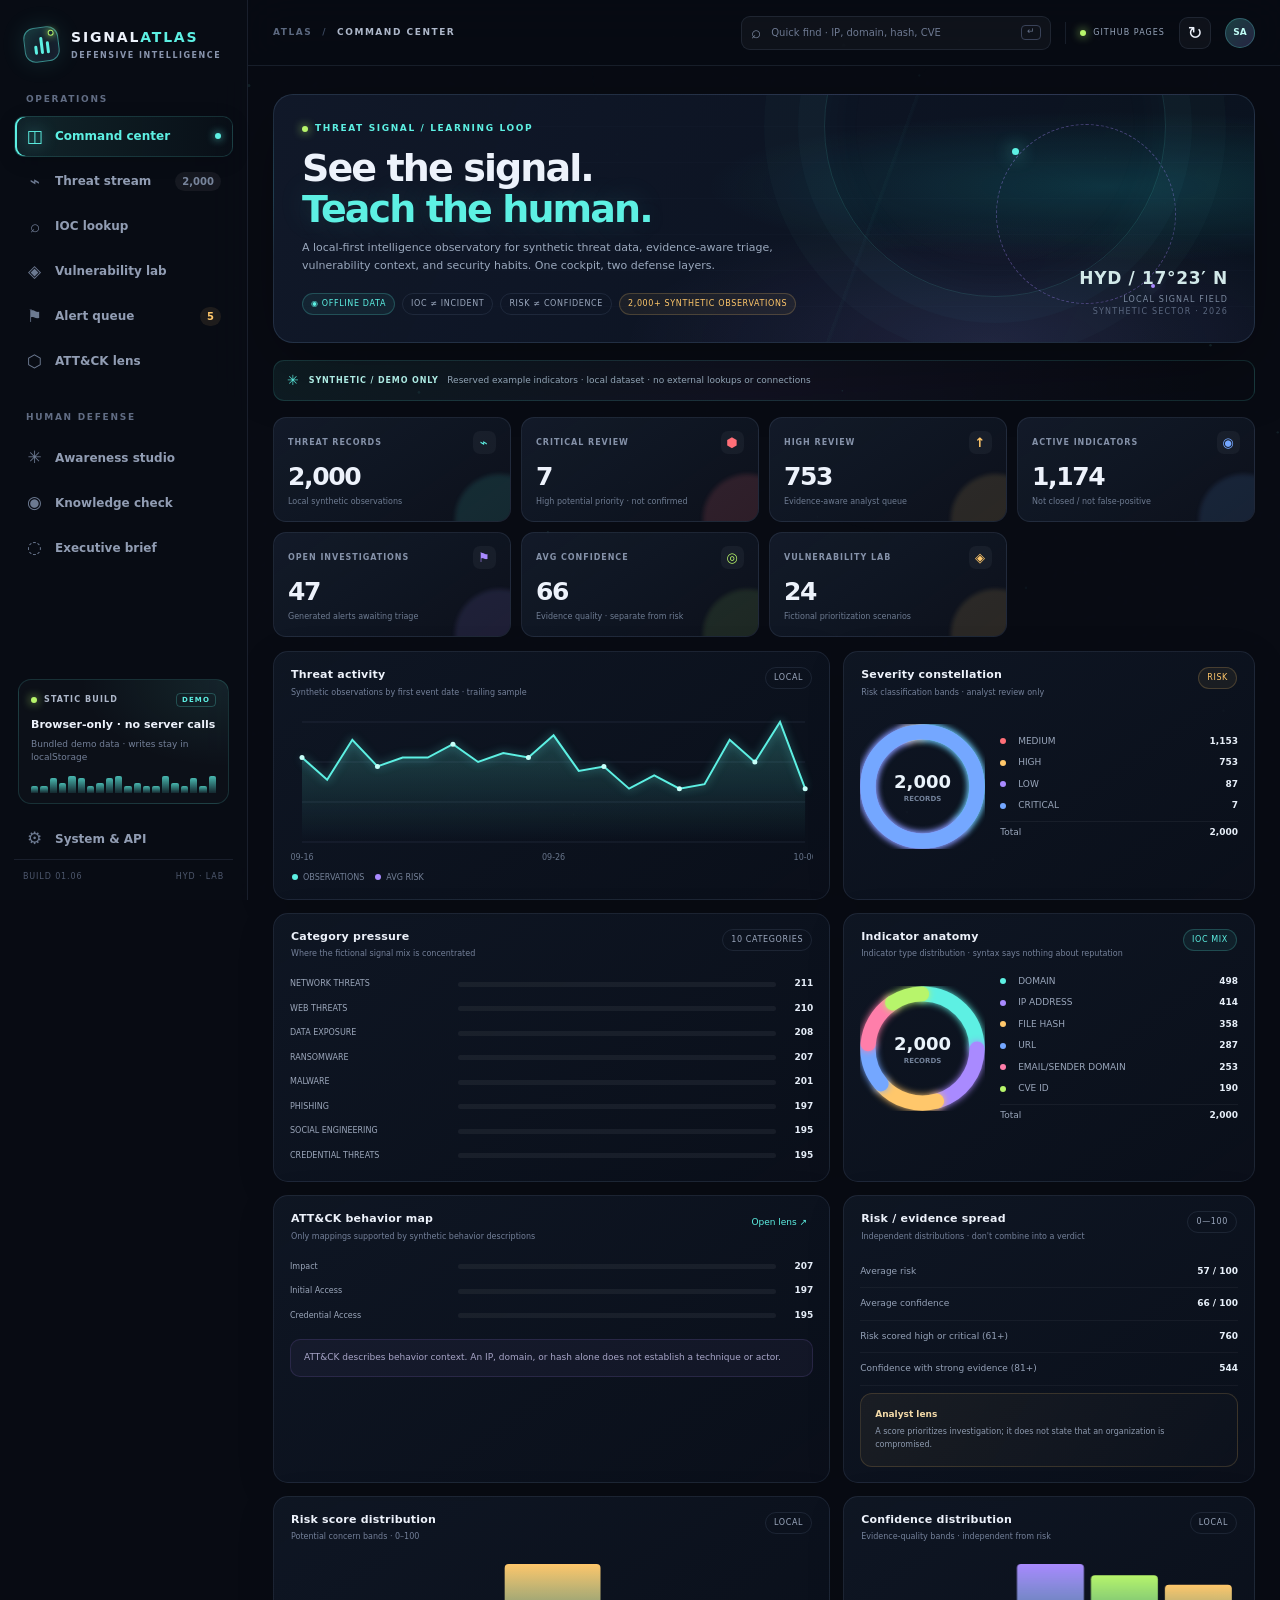
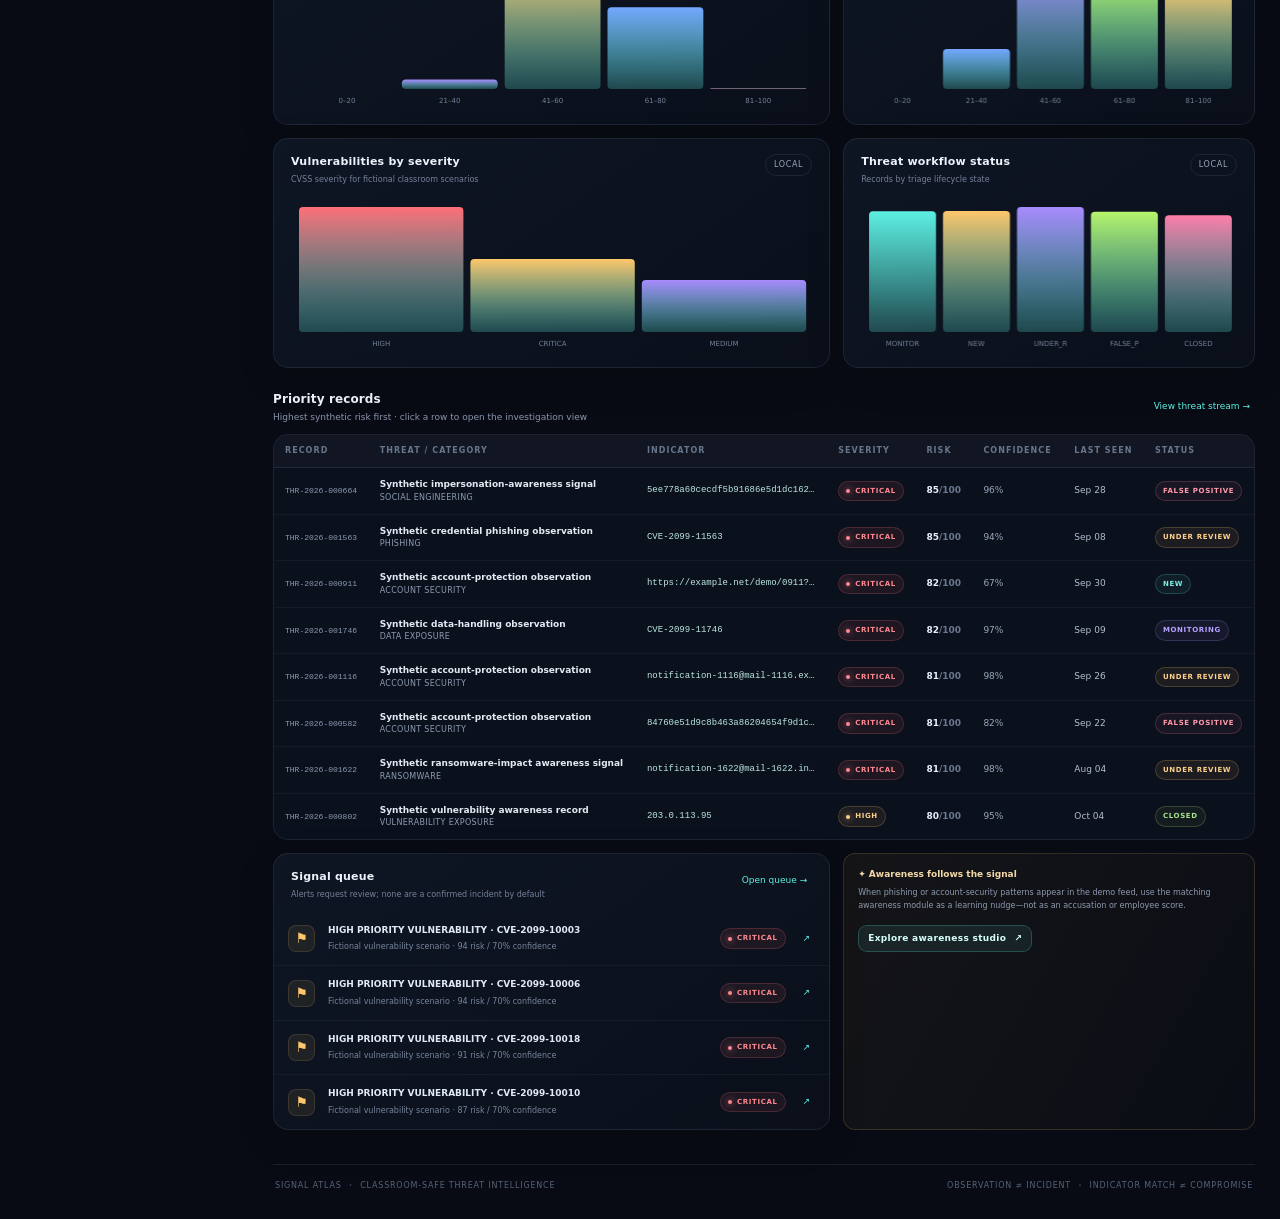
<file: docs/index.html>
<!doctype html>
<html lang="en" data-static-mode="true" data-base="./">
<head>
  <meta charset="utf-8">
  <meta name="viewport" content="width=device-width, initial-scale=1">
  <meta name="theme-color" content="#080b13">
  <meta name="description" content="Offline-first synthetic cyber threat intelligence and security awareness dashboard.">
  <title>Signal Atlas | Defensive Threat Intelligence</title>
  <link rel="stylesheet" href="./assets/styles.css">
</head>
<body>
  <canvas id="ambient-canvas" aria-hidden="true"></canvas>
  <div class="grain" aria-hidden="true"></div>
  <div class="app-shell">
    <aside class="sidebar">
      <a class="brand" href="#overview" aria-label="Signal Atlas home" data-view="overview">
        <span class="brand-glyph"><i></i><i></i><i></i><b></b></span>
        <span class="brand-copy"><strong>SIGNAL<span>ATLAS</span></strong><small>DEFENSIVE INTELLIGENCE</small></span>
      </a>
      <div class="side-caption">OPERATIONS</div>
      <nav class="primary-nav" aria-label="Primary navigation">
        <button class="nav-item active" data-view="overview"><span class="nav-icon">◫</span><span>Command center</span><span class="nav-live"></span></button>
        <button class="nav-item" data-view="threats"><span class="nav-icon">⌁</span><span>Threat stream</span><span class="nav-count" id="nav-threat-count">—</span></button>
        <button class="nav-item" data-view="ioc"><span class="nav-icon">⌕</span><span>IOC lookup</span></button>
        <button class="nav-item" data-view="vulnerabilities"><span class="nav-icon">◈</span><span>Vulnerability lab</span></button>
        <button class="nav-item" data-view="alerts"><span class="nav-icon">⚑</span><span>Alert queue</span><span class="nav-count alert-count" id="nav-alert-count">—</span></button>
        <button class="nav-item" data-view="attack"><span class="nav-icon">⬡</span><span>ATT&CK lens</span></button>
        <div class="side-caption side-caption-gap">HUMAN DEFENSE</div>
        <button class="nav-item" data-view="awareness"><span class="nav-icon">✳</span><span>Awareness studio</span></button>
        <button class="nav-item" data-view="quiz"><span class="nav-icon">◉</span><span>Knowledge check</span></button>
        <button class="nav-item" data-view="executive"><span class="nav-icon">◌</span><span>Executive brief</span></button>
      </nav>
      <div class="sidebar-spacer"></div>
      <div class="side-system-card">
        <div class="side-system-top"><span class="pulse-dot"></span><span>LOCAL SANDBOX</span><span class="demo-tag">DEMO</span></div>
        <div class="side-system-title">No outbound indicator traffic</div>
        <div class="side-system-caption">All records are synthetic · network lookups disabled</div>
        <div class="mini-spectrum"><i></i><i></i><i></i><i></i><i></i><i></i><i></i><i></i><i></i><i></i><i></i><i></i><i></i><i></i><i></i><i></i><i></i><i></i><i></i><i></i></div>
      </div>
      <button class="nav-item nav-settings" data-view="guide"><span class="nav-icon">⚙</span><span>System & API</span></button>
      <div class="sidebar-foot"><span>BUILD 01.06</span><span>HYD · LAB</span></div>
    </aside>

    <main class="main-shell">
      <header class="topbar">
        <div class="breadcrumb"><span class="crumb-root">ATLAS</span><span class="crumb-slash">/</span><span id="view-kicker">COMMAND CENTER</span></div>
        <div class="topbar-tools">
          <label class="quick-search"><span>⌕</span><input id="global-search" type="search" placeholder="Quick find · IP, domain, hash, CVE" autocomplete="off"><kbd>↵</kbd></label>
          <div class="top-divider"></div>
          <div class="connection-state"><span class="pulse-dot"></span><span>LOCAL FEED</span></div>
          <button class="icon-button refresh-button" id="refresh-button" title="Refresh local data" aria-label="Refresh local data">↻</button>
          <button class="avatar-button" data-view="guide" title="System & API settings">SA</button>
        </div>
      </header>
      <div class="content-wrap">
        <div id="view-root" aria-live="polite"></div>
        <footer class="page-footer"><span>Signal Atlas <b>·</b> classroom-safe threat intelligence</span><span>OBSERVATION ≠ INCIDENT <b>·</b> INDICATOR MATCH ≠ COMPROMISE</span></footer>
      </div>
    </main>
  </div>
  <div id="overlay" class="overlay" hidden>
    <div class="overlay-scrim" data-close-drawer></div>
    <aside id="detail-panel" class="detail-panel" role="dialog" aria-modal="true" aria-label="Threat investigation details"></aside>
  </div>
  <div id="toast-region" class="toast-region" aria-live="polite"></div>
  <script src="./assets/static-adapter.js" defer></script>
  <script src="./assets/app.js" defer></script>
</body>
</html>
</file>
<file: docs/assets/styles.css>
:root {
  --bg:#080b13; --bg2:#0d1220; --panel:rgba(16,22,36,.82); --panel-2:#111827; --line:rgba(151,174,214,.12);
  --line-bright:rgba(122,232,232,.22); --text:#edf2fb; --muted:#8995ad; --muted2:#59657c;
  --cyan:#5df0e3; --cyan2:#1ac7ce; --lime:#b7f56b; --violet:#a98aff; --pink:#ff7eaa;
  --amber:#ffc76b; --red:#ff6f78; --blue:#74a7ff; --radius:18px; --shadow:0 20px 70px rgba(0,0,0,.25);
  color-scheme:dark; font-synthesis:none; text-rendering:optimizeLegibility;
}
*{box-sizing:border-box} html{min-height:100%;scroll-behavior:smooth} body{margin:0;background:var(--bg);color:var(--text);font-family:Inter,ui-sans-serif,system-ui,-apple-system,BlinkMacSystemFont,"Segoe UI",sans-serif;font-size:14px;line-height:1.5;overflow-x:hidden}
button,input,select,textarea{font:inherit} button{color:inherit} a{color:inherit;text-decoration:none} ::selection{background:rgba(93,240,227,.27);color:white}
#ambient-canvas{position:fixed;inset:0;width:100%;height:100%;z-index:0;pointer-events:none;opacity:.55}.grain{position:fixed;inset:0;z-index:1;pointer-events:none;opacity:.08;background-image:url("data:image/svg+xml,%3Csvg viewBox='0 0 180 180' xmlns='http://www.w3.org/2000/svg'%3E%3Cfilter id='n'%3E%3CfeTurbulence type='fractalNoise' baseFrequency='.78' numOctaves='3' stitchTiles='stitch'/%3E%3C/filter%3E%3Crect width='100%25' height='100%25' filter='url(%23n)' opacity='.35'/%3E%3C/svg%3E");mix-blend-mode:soft-light}
.app-shell{position:relative;z-index:2;min-height:100vh}.sidebar{position:fixed;inset:0 auto 0 0;width:248px;padding:22px 14px 14px;background:rgba(9,13,22,.9);border-right:1px solid var(--line);backdrop-filter:blur(24px);display:flex;flex-direction:column;z-index:10}.brand{display:flex;align-items:center;gap:12px;padding:5px 10px 27px}.brand-glyph{width:35px;height:35px;position:relative;display:flex;align-items:flex-end;justify-content:center;gap:3px;padding:7px;border:1px solid rgba(93,240,227,.5);border-radius:11px;transform:rotate(-7deg);background:linear-gradient(140deg,rgba(93,240,227,.17),rgba(169,138,255,.08));box-shadow:0 0 25px rgba(93,240,227,.13),inset 0 0 12px rgba(93,240,227,.08)}.brand-glyph i{display:block;width:3px;border-radius:3px;background:var(--cyan);height:9px;animation:equalize 1.5s ease-in-out infinite alternate}.brand-glyph i:nth-child(2){height:17px;animation-delay:.2s}.brand-glyph i:nth-child(3){height:12px;animation-delay:.4s}.brand-glyph b{position:absolute;width:6px;height:6px;border:1px solid var(--lime);border-radius:50%;right:3px;top:3px;box-shadow:0 0 7px var(--lime)}@keyframes equalize{to{height:5px;opacity:.55}}.brand-copy strong{display:block;letter-spacing:.13em;font-size:14px;font-weight:850}.brand-copy strong span{color:var(--cyan)}.brand-copy small{display:block;margin-top:2px;font-size:8px;letter-spacing:.19em;color:var(--muted);font-weight:700}.side-caption{padding:0 12px;margin:4px 0 9px;font-size:9px;letter-spacing:.19em;font-weight:800;color:#616d84}.side-caption-gap{margin-top:25px}.primary-nav{display:flex;flex-direction:column;gap:4px}.nav-item{height:41px;width:100%;border:1px solid transparent;background:transparent;display:flex;align-items:center;gap:12px;text-align:left;padding:0 11px;border-radius:10px;color:#919db3;cursor:pointer;transition:.22s ease;position:relative;font-size:12px;font-weight:550}.nav-item:hover{background:rgba(255,255,255,.045);color:#eaf7fa;transform:translateX(2px)}.nav-item.active{color:var(--cyan);border-color:rgba(93,240,227,.14);background:linear-gradient(90deg,rgba(93,240,227,.105),rgba(93,240,227,.015));box-shadow:inset 2px 0 0 var(--cyan),0 4px 20px rgba(0,0,0,.12)}.nav-icon{font-size:17px;width:17px;text-align:center;line-height:1;color:#6c7a91}.active .nav-icon{color:var(--cyan);text-shadow:0 0 15px rgba(93,240,227,.8)}.nav-count{margin-left:auto;font-size:10px;color:#78859c;background:rgba(255,255,255,.055);padding:2px 7px;border-radius:99px;font-variant-numeric:tabular-nums}.alert-count{color:var(--amber);background:rgba(255,199,107,.09)}.nav-live{margin-left:auto;width:6px;height:6px;border-radius:50%;background:var(--cyan);box-shadow:0 0 9px var(--cyan);animation:blink 1.7s infinite}.side-system-card{margin:14px 4px 9px;padding:13px 12px 10px;border:1px solid rgba(93,240,227,.15);border-radius:13px;background:radial-gradient(ellipse at 100% 0%,rgba(93,240,227,.09),transparent 50%),rgba(255,255,255,.018);overflow:hidden}.side-system-top{display:flex;align-items:center;gap:7px;font-size:8px;letter-spacing:.14em;color:#adb7c9;font-weight:800}.pulse-dot{width:6px;height:6px;border-radius:50%;background:var(--lime);box-shadow:0 0 10px var(--lime);animation:blink 2s infinite}.demo-tag{margin-left:auto;color:var(--cyan);border:1px solid rgba(93,240,227,.24);border-radius:4px;padding:1px 5px;font-size:7px}.side-system-title{margin-top:10px;font-size:11px;font-weight:700}.side-system-caption{margin-top:4px;color:#738098;font-size:9px;line-height:1.45}.mini-spectrum{height:18px;display:flex;align-items:flex-end;gap:2px;margin-top:11px;opacity:.75}.mini-spectrum i{display:block;flex:1;height:var(--h,40%);border-radius:2px 2px 0 0;background:linear-gradient(0deg,rgba(93,240,227,.15),var(--cyan));animation:spectrum 1.8s ease-in-out infinite alternate;animation-delay:var(--d,0s)}.mini-spectrum i:nth-child(3n){--h:85%;--d:.2s}.mini-spectrum i:nth-child(4n){--h:55%;--d:.5s}.mini-spectrum i:nth-child(5n){--h:95%;--d:.8s}@keyframes spectrum{to{height:18%;opacity:.5}}.nav-settings{margin-top:5px}.sidebar-foot{display:flex;justify-content:space-between;padding:11px 9px 3px;color:#4e596e;font-size:8px;letter-spacing:.11em;border-top:1px solid var(--line)}.sidebar-spacer{flex:1}
.main-shell{margin-left:248px;min-height:100vh;position:relative}.topbar{height:66px;position:sticky;top:0;z-index:8;border-bottom:1px solid var(--line);background:rgba(8,11,19,.74);backdrop-filter:blur(22px);display:flex;justify-content:space-between;align-items:center;padding:0 34px}.breadcrumb{display:flex;align-items:center;gap:10px;font-size:9px;letter-spacing:.17em;color:#aeb8ca;font-weight:800}.crumb-root{color:#5b687f}.crumb-slash{color:#3c4960}.topbar-tools{display:flex;align-items:center;gap:14px}.quick-search{width:min(310px,30vw);height:34px;display:flex;align-items:center;gap:8px;border:1px solid var(--line);background:rgba(255,255,255,.035);border-radius:9px;padding:0 9px;color:#78849b;transition:.2s}.quick-search:focus-within{border-color:rgba(93,240,227,.45);box-shadow:0 0 0 3px rgba(93,240,227,.05)}.quick-search>span{font-size:17px}.quick-search input{background:transparent;border:0;outline:0;color:var(--text);width:100%;font-size:10px}.quick-search input::placeholder{color:#6d7890}.quick-search kbd{font-size:9px;color:#66728a;border:1px solid #394258;border-radius:4px;padding:0 5px;white-space:nowrap}.top-divider{height:22px;width:1px;background:var(--line)}.connection-state{display:flex;align-items:center;gap:7px;font-size:8px;letter-spacing:.13em;color:#95a3b8;white-space:nowrap}.icon-button,.avatar-button{border:1px solid var(--line);background:rgba(255,255,255,.035);cursor:pointer;transition:.2s}.icon-button:hover,.avatar-button:hover{border-color:var(--cyan);color:var(--cyan);box-shadow:0 0 14px rgba(93,240,227,.13)}.icon-button{width:32px;height:32px;border-radius:9px;font-size:18px}.refresh-button.spinning{animation:spin .8s linear infinite}@keyframes spin{to{transform:rotate(360deg)}}.avatar-button{width:30px;height:30px;border-radius:50%;font-size:9px;font-weight:800;background:linear-gradient(135deg,rgba(93,240,227,.23),rgba(169,138,255,.2));border-color:rgba(93,240,227,.25);color:#bffbf4}.content-wrap{max-width:1800px;margin:0 auto;padding:28px 34px 20px}.page-footer{display:flex;justify-content:space-between;gap:14px;color:#56637a;font-size:8px;letter-spacing:.1em;text-transform:uppercase;margin-top:34px;padding:15px 2px 7px;border-top:1px solid var(--line)}.page-footer b{color:#354158;margin:0 4px}
.view-enter{animation:enter .42s cubic-bezier(.2,.8,.2,1) both}@keyframes enter{from{opacity:0;transform:translateY(8px)}to{opacity:1;transform:translateY(0)}}.eyebrow{font-size:9px;color:var(--cyan);letter-spacing:.18em;font-weight:850;text-transform:uppercase}.page-head{display:flex;justify-content:space-between;align-items:flex-end;gap:18px;margin-bottom:20px}.page-title{font-size:clamp(24px,3vw,34px);letter-spacing:-.045em;margin:5px 0 4px;font-weight:720;line-height:1.13}.page-subtitle{color:var(--muted);margin:0;font-size:12px;max-width:720px}.head-actions{display:flex;align-items:center;gap:8px;flex-wrap:wrap}.button{display:inline-flex;align-items:center;justify-content:center;gap:8px;border:1px solid rgba(93,240,227,.22);border-radius:9px;background:rgba(93,240,227,.08);color:#d7fffb;padding:9px 13px;font-size:10px;font-weight:750;letter-spacing:.035em;cursor:pointer;transition:transform .2s,border-color .2s,background .2s;white-space:nowrap}.button:hover{transform:translateY(-2px);border-color:rgba(93,240,227,.55);background:rgba(93,240,227,.14);box-shadow:0 8px 25px rgba(93,240,227,.08)}.button.secondary{border-color:var(--line);background:rgba(255,255,255,.035);color:#b7c1d1}.button.ghost{border-color:transparent;background:transparent;color:var(--muted)}.button.danger{border-color:rgba(255,111,120,.25);background:rgba(255,111,120,.08);color:#ffb6bb}.button.small{padding:6px 9px;font-size:9px}.button:disabled{opacity:.45;cursor:not-allowed;transform:none}.label-chip,.pill{display:inline-flex;align-items:center;gap:5px;border:1px solid var(--line);border-radius:999px;padding:4px 8px;color:#9ba8be;font-size:8px;letter-spacing:.08em;text-transform:uppercase;white-space:nowrap}.label-chip.cyan{color:var(--cyan);border-color:rgba(93,240,227,.21);background:rgba(93,240,227,.06)}.label-chip.amber{color:var(--amber);border-color:rgba(255,199,107,.2);background:rgba(255,199,107,.06)}.synthetic-banner{display:flex;align-items:center;gap:10px;background:linear-gradient(90deg,rgba(93,240,227,.08),rgba(169,138,255,.06),transparent);border:1px solid rgba(93,240,227,.14);border-radius:11px;padding:9px 13px;color:#9eb2c4;font-size:9px;margin-bottom:16px}.synthetic-banner strong{color:#bdfff7;letter-spacing:.11em;font-size:8px}.synthetic-banner .banner-mark{font-size:14px;color:var(--cyan)}
.hero-panel{position:relative;min-height:213px;padding:27px 28px;border:1px solid rgba(128,172,215,.17);border-radius:20px;overflow:hidden;background:radial-gradient(ellipse at 85% 37%,rgba(26,199,206,.18),transparent 34%),radial-gradient(ellipse at 73% 100%,rgba(169,138,255,.12),transparent 36%),linear-gradient(115deg,rgba(17,25,42,.97),rgba(11,19,32,.89));box-shadow:var(--shadow);margin-bottom:17px}.hero-panel:before{content:"";position:absolute;inset:0;background:linear-gradient(110deg,transparent 0 60%,rgba(93,240,227,.025) 60% 60.2%,transparent 60.5%),repeating-linear-gradient(0deg,transparent,transparent 35px,rgba(168,193,224,.035) 36px);mask-image:linear-gradient(90deg,transparent,black 30%,black)}.hero-panel:after{content:"";position:absolute;top:-140px;right:9%;width:340px;height:340px;border:1px solid rgba(93,240,227,.14);border-radius:50%;box-shadow:0 0 0 26px rgba(93,240,227,.025),0 0 0 60px rgba(93,240,227,.018),inset 0 0 48px rgba(93,240,227,.04);animation:orbit 22s linear infinite}.hero-orbit{position:absolute;right:8%;top:29px;width:180px;height:180px;border:1px dashed rgba(169,138,255,.36);border-radius:50%;animation:orbit 28s linear infinite reverse;z-index:1}.hero-orbit:before,.hero-orbit:after{content:"";position:absolute;border-radius:50%;width:7px;height:7px;background:var(--cyan);box-shadow:0 0 17px var(--cyan);top:23px;left:15px}.hero-orbit:after{width:4px;height:4px;background:var(--violet);box-shadow:0 0 14px var(--violet);top:auto;left:auto;right:20px;bottom:15px}.hero-content{position:relative;z-index:2;max-width:700px}.hero-content .eyebrow{display:flex;align-items:center;gap:7px}.hero-content h1{margin:12px 0 8px;font-weight:680;font-size:clamp(25px,3vw,38px);line-height:1.1;letter-spacing:-.05em}.hero-content h1 em{font-style:normal;color:var(--cyan);text-shadow:0 0 30px rgba(93,240,227,.17)}.hero-content p{margin:0;color:#9aa8bd;font-size:11px;max-width:540px;line-height:1.65}.hero-tags{display:flex;flex-wrap:wrap;gap:7px;margin-top:18px}.hero-aside{position:absolute;right:26px;bottom:24px;z-index:2;text-align:right;color:#7b8aa0;font-size:8px;letter-spacing:.15em}.hero-aside strong{display:block;color:#d2e9e9;font-size:17px;letter-spacing:.04em;margin-bottom:3px}.hero-aside .coordinate{color:#59677f}
.kpi-grid{display:grid;grid-template-columns:repeat(7,minmax(0,1fr));gap:10px;margin-bottom:14px}.kpi-card{min-height:102px;position:relative;overflow:hidden;padding:13px 14px;border-radius:13px;border:1px solid var(--line);background:linear-gradient(145deg,rgba(20,28,43,.92),rgba(13,18,29,.86));transition:.25s;animation:cardrise .45s both;animation-delay:var(--delay,0s)}@keyframes cardrise{from{opacity:0;transform:translateY(9px)}to{opacity:1;transform:translateY(0)}}.kpi-card:hover{transform:translateY(-3px);border-color:rgba(93,240,227,.27);box-shadow:0 12px 30px rgba(0,0,0,.2)}.kpi-card:after{content:"";position:absolute;width:90px;height:90px;border-radius:50%;right:-35px;bottom:-43px;background:var(--tint,rgba(93,240,227,.14));filter:blur(2px);opacity:.8}.kpi-top{display:flex;justify-content:space-between;align-items:center;color:#8592a9;font-size:8px;letter-spacing:.12em;text-transform:uppercase;font-weight:750}.kpi-icon{width:23px;height:23px;display:grid;place-items:center;border-radius:7px;background:rgba(255,255,255,.045);color:var(--accent,var(--cyan));font-size:13px}.kpi-value{font-size:25px;font-weight:680;letter-spacing:-.055em;margin-top:10px;font-variant-numeric:tabular-nums;line-height:1}.kpi-foot{color:#6e7c92;font-size:8px;margin-top:7px;white-space:nowrap;overflow:hidden;text-overflow:ellipsis}.kpi-accent{color:var(--accent,var(--cyan))}.kpi-critical{--accent:var(--red);--tint:rgba(255,111,120,.18)}.kpi-high{--accent:var(--amber);--tint:rgba(255,199,107,.16)}.kpi-violet{--accent:var(--violet);--tint:rgba(169,138,255,.15)}.kpi-lime{--accent:var(--lime);--tint:rgba(183,245,107,.13)}.kpi-blue{--accent:var(--blue);--tint:rgba(116,167,255,.15)}
.grid-2{display:grid;grid-template-columns:1.15fr .85fr;gap:13px;margin:13px 0}.grid-3{display:grid;grid-template-columns:repeat(3,minmax(0,1fr));gap:13px;margin:13px 0}.grid-4{display:grid;grid-template-columns:repeat(4,minmax(0,1fr));gap:13px;margin:13px 0}.panel{position:relative;border:1px solid var(--line);border-radius:15px;background:linear-gradient(145deg,rgba(16,23,37,.9),rgba(11,16,27,.88));box-shadow:0 10px 40px rgba(0,0,0,.11);overflow:hidden}.panel-header{display:flex;align-items:flex-start;justify-content:space-between;gap:12px;padding:15px 17px 11px}.panel-title{font-size:11px;letter-spacing:.02em;font-weight:720;margin:0}.panel-caption{font-size:8px;color:#74819a;margin-top:3px}.panel-body{padding:2px 16px 15px}.chart-panel{min-height:222px}.chart-wrap{height:153px;position:relative}.chart-wrap canvas{width:100%;height:100%;display:block}.donut-canvas{width:125px;height:125px;display:block;flex:0 0 125px}.chart-legend{display:flex;gap:11px;flex-wrap:wrap;margin:7px 2px 0;color:#738097;font-size:8px}.legend-dot{display:inline-block;width:6px;height:6px;border-radius:50%;margin-right:5px;background:var(--dot)}.chart-empty{height:130px;display:grid;place-items:center;color:#6f7b92;font-size:10px}
.donut-row{display:grid;grid-template-columns:125px 1fr;align-items:center;gap:15px;min-height:150px}.donut{width:120px;height:120px;border-radius:50%;position:relative;display:grid;place-items:center;background:conic-gradient(var(--cyan) 0 25%,var(--violet) 25% 50%,var(--amber) 50% 75%,var(--blue) 75% 100%);box-shadow:0 0 26px rgba(93,240,227,.08);animation:donut-in 1s ease both}.donut:before{content:"";position:absolute;inset:12px;border-radius:50%;background:#101726;border:1px solid rgba(255,255,255,.07)}.donut-center{position:relative;text-align:center}.donut-center strong{display:block;font-size:22px;letter-spacing:-.06em}.donut-center small{font-size:7px;color:#77849c;letter-spacing:.13em}.legend-list{display:flex;flex-direction:column;gap:8px}.legend-row{display:flex;align-items:center;gap:7px;color:#9aa7bc;font-size:9px}.legend-row strong{margin-left:auto;color:#e7eff9;font-variant-numeric:tabular-nums}.bar-list{display:flex;flex-direction:column;gap:11px;padding:4px 0}.bar-row{display:grid;grid-template-columns:minmax(80px,1fr) 2fr 28px;align-items:center;gap:9px;font-size:8px;color:#9ba7bb}.bar-track{height:5px;background:rgba(255,255,255,.055);border-radius:9px;overflow:hidden}.bar-fill{height:100%;border-radius:inherit;background:linear-gradient(90deg,var(--cyan2),var(--cyan));transform-origin:left;animation:bar-fill .8s cubic-bezier(.18,.68,.33,1) both;box-shadow:0 0 10px rgba(93,240,227,.28)}@keyframes bar-fill{from{transform:scaleX(0)}to{transform:scaleX(1)}}.bar-row strong{text-align:right;color:#e5edf8;font-size:9px;font-variant-numeric:tabular-nums}.metric-line{display:flex;align-items:center;justify-content:space-between;padding:9px 0;border-bottom:1px solid rgba(255,255,255,.045);font-size:9px;color:#95a2b8}.metric-line:last-child{border-bottom:0}.metric-line strong{color:#e9f2fc;font-variant-numeric:tabular-nums}.section-heading{display:flex;justify-content:space-between;align-items:center;gap:12px;margin:22px 0 10px}.section-heading h2{font-size:12px;margin:0;letter-spacing:.01em}.section-heading p{font-size:9px;color:var(--muted);margin:3px 0 0}.text-link{border:0;background:none;color:var(--cyan);font-size:9px;cursor:pointer;padding:5px}.text-link:hover{text-decoration:underline}.table-panel{border:1px solid var(--line);border-radius:15px;overflow:hidden;background:rgba(13,19,31,.84)}.table-scroll{width:100%;overflow:auto}table{width:100%;border-collapse:collapse;min-width:780px}thead{background:rgba(255,255,255,.025)}th{padding:10px 11px;text-align:left;color:#68768c;font-size:8px;letter-spacing:.13em;text-transform:uppercase;font-weight:750;border-bottom:1px solid var(--line);white-space:nowrap}td{padding:10px 11px;color:#b2bed0;font-size:9px;border-bottom:1px solid rgba(255,255,255,.045);white-space:nowrap}tbody tr{transition:background .16s;cursor:pointer}tbody tr:hover{background:rgba(93,240,227,.045)}tbody tr:last-child td{border-bottom:0}.threat-id{font-family:ui-monospace,SFMono-Regular,Menlo,monospace;color:#8d9bb2;font-size:8px}.indicator-cell{font-family:ui-monospace,SFMono-Regular,Menlo,monospace;color:#bde7e1;font-size:9px;max-width:190px;overflow:hidden;text-overflow:ellipsis}.threat-name-cell{font-weight:650;color:#e2eaf4}.category-text{color:#8d9bb1;font-size:8px;letter-spacing:.04em}.score-cell{font-variant-numeric:tabular-nums;color:#e7eff9;font-weight:700}.confidence-cell{color:#99a8bc}.severity-badge,.status-badge{display:inline-flex;align-items:center;gap:5px;padding:4px 7px;border:1px solid var(--tag-border);background:var(--tag-bg);border-radius:999px;color:var(--tag-color);font-size:7px;letter-spacing:.09em;font-weight:800;text-transform:uppercase}.severity-badge:before{content:"";width:4px;height:4px;background:currentColor;border-radius:50%;box-shadow:0 0 7px currentColor}.sev-critical{--tag-color:#ff8990;--tag-border:rgba(255,111,120,.2);--tag-bg:rgba(255,111,120,.08)}.sev-high{--tag-color:#ffd08b;--tag-border:rgba(255,199,107,.2);--tag-bg:rgba(255,199,107,.07)}.sev-medium{--tag-color:#d5bdff;--tag-border:rgba(169,138,255,.2);--tag-bg:rgba(169,138,255,.07)}.sev-low{--tag-color:#8bdbff;--tag-border:rgba(116,167,255,.2);--tag-bg:rgba(116,167,255,.07)}.sev-informational{--tag-color:#a0b1c8;--tag-border:rgba(154,174,204,.17);--tag-bg:rgba(154,174,204,.05)}.status-new{--tag-color:#80eee3;--tag-border:rgba(93,240,227,.2);--tag-bg:rgba(93,240,227,.06)}.status-under_review,.status-investigating{--tag-color:#ffd18b;--tag-border:rgba(255,199,107,.2);--tag-bg:rgba(255,199,107,.07)}.status-monitoring{--tag-color:#b6a2ff;--tag-border:rgba(169,138,255,.2);--tag-bg:rgba(169,138,255,.07)}.status-closed,.status-resolved{--tag-color:#a9e38c;--tag-border:rgba(183,245,107,.2);--tag-bg:rgba(183,245,107,.05)}.status-false_positive{--tag-color:#ff9aaa;--tag-border:rgba(255,126,170,.2);--tag-bg:rgba(255,126,170,.06)}.table-footer{display:flex;justify-content:space-between;align-items:center;gap:10px;color:#718098;font-size:8px;padding:10px 12px;border-top:1px solid var(--line)}.table-actions{display:flex;align-items:center;gap:7px}
.filter-bar{display:flex;align-items:center;gap:8px;flex-wrap:wrap;margin-bottom:12px}.filter-select,.form-input,.form-select,.form-textarea{border:1px solid var(--line);border-radius:9px;background:#101726;color:#d8e2f0;padding:9px 10px;outline:none;font-size:9px;transition:border-color .18s,box-shadow .18s}.filter-select:focus,.form-input:focus,.form-select:focus,.form-textarea:focus{border-color:rgba(93,240,227,.47);box-shadow:0 0 0 3px rgba(93,240,227,.05)}.filter-select{min-width:120px}.filter-search{min-width:210px;flex:1}.form-input::placeholder,.form-textarea::placeholder{color:#65738a}.range-filter{display:flex;align-items:center;gap:6px;color:#77849a;font-size:8px}.range-filter input{width:125px;accent-color:var(--cyan)}.filter-value{min-width:24px;color:var(--cyan);font-variant-numeric:tabular-nums}
.search-hero{position:relative;border-radius:18px;padding:25px;background:radial-gradient(ellipse at 88% 30%,rgba(169,138,255,.15),transparent 33%),linear-gradient(110deg,#101a2a,#101321);border:1px solid rgba(169,138,255,.18);overflow:hidden}.search-hero:after{content:"⌕";position:absolute;right:35px;top:-38px;font-size:180px;font-weight:100;color:rgba(169,138,255,.07);transform:rotate(-15deg);pointer-events:none}.search-input-row{position:relative;z-index:2;display:flex;gap:9px;margin-top:17px;max-width:760px}.search-input-row input{flex:1;height:46px;border:1px solid rgba(169,138,255,.26);border-radius:11px;background:rgba(6,10,18,.7);color:#eaf3fd;padding:0 14px;font-family:ui-monospace,SFMono-Regular,Menlo,monospace;font-size:12px;outline:none}.search-input-row input:focus{border-color:var(--violet);box-shadow:0 0 0 4px rgba(169,138,255,.07)}.search-disclaimer{font-size:8px;color:#78859c;margin-top:10px;position:relative;z-index:2}.search-result{margin-top:15px}.result-grid{display:grid;grid-template-columns:repeat(4,minmax(0,1fr));gap:9px}.result-cell{padding:12px;border:1px solid var(--line);border-radius:11px;background:rgba(255,255,255,.025)}.result-label{color:#728097;font-size:8px;text-transform:uppercase;letter-spacing:.1em}.result-value{font-size:13px;color:#edf4fc;font-weight:700;margin-top:5px;word-break:break-word}.indicator-code{color:#baf6ea;font-family:ui-monospace,SFMono-Regular,Menlo,monospace;font-size:11px;word-break:break-all}.empty-state{padding:35px 20px;text-align:center;color:#7f8da4;border:1px dashed rgba(132,153,185,.18);border-radius:13px;background:rgba(255,255,255,.015)}.empty-state strong{display:block;color:#dce8f5;margin-bottom:5px;font-size:12px}.empty-state span{font-size:9px;max-width:460px;display:inline-block}
.vulnerability-card{position:relative;padding:16px;border:1px solid var(--line);border-radius:14px;background:linear-gradient(145deg,rgba(20,28,44,.92),rgba(12,18,30,.92));overflow:hidden;transition:.22s}.vulnerability-card:hover{transform:translateY(-3px);border-color:rgba(255,199,107,.3)}.vuln-top{display:flex;justify-content:space-between;gap:8px;align-items:center}.vuln-id{font-family:ui-monospace,SFMono-Regular,Menlo,monospace;color:#c5d4e8;font-size:9px}.vuln-score{font-size:22px;font-weight:750;color:var(--amber);letter-spacing:-.05em}.vuln-product{font-size:14px;font-weight:700;margin:12px 0 4px}.vuln-desc{font-size:9px;color:#8795ab;line-height:1.55;min-height:43px}.vuln-metrics{display:grid;grid-template-columns:1fr 1fr 1fr;gap:5px;border-top:1px solid var(--line);margin-top:12px;padding-top:10px}.vuln-metrics small{display:block;color:#68758d;font-size:7px;letter-spacing:.09em;text-transform:uppercase}.vuln-metrics strong{display:block;margin-top:3px;font-size:9px;color:#dce7f3}.priority-track{height:3px;margin-top:11px;background:rgba(255,255,255,.07);border-radius:5px;overflow:hidden}.priority-track i{display:block;height:100%;background:linear-gradient(90deg,var(--amber),var(--pink));border-radius:5px;box-shadow:0 0 9px rgba(255,199,107,.3)}.vuln-notice{font-size:8px;color:#a0aabe;padding:10px 12px;border-left:2px solid var(--amber);background:rgba(255,199,107,.045);margin-bottom:13px;border-radius:0 8px 8px 0}
.alert-row{display:grid;grid-template-columns:28px 1fr auto auto;gap:12px;align-items:center;padding:12px 14px;border-bottom:1px solid rgba(255,255,255,.045);transition:.18s}.alert-row:last-child{border-bottom:0}.alert-row:hover{background:rgba(255,255,255,.025)}.alert-symbol{width:27px;height:27px;border-radius:8px;display:grid;place-items:center;color:var(--amber);background:rgba(255,199,107,.08);border:1px solid rgba(255,199,107,.13)}.alert-title{font-size:9px;font-weight:700;color:#e1e9f5}.alert-meta{font-size:8px;color:#77859d;margin-top:4px}.alert-actions{display:flex;align-items:center;gap:6px}.select-mini{background:#101726;color:#c8d2e2;border:1px solid var(--line);border-radius:7px;padding:6px 7px;font-size:8px;outline:0;max-width:130px}
.attack-hero{display:grid;grid-template-columns:1.1fr .9fr;gap:15px}.tactic-card{padding:17px;border:1px solid rgba(169,138,255,.18);border-radius:14px;background:radial-gradient(ellipse at 100% 0,rgba(169,138,255,.11),transparent 40%),rgba(16,20,34,.86)}.tactic-card h3{margin:0 0 4px;font-size:13px}.tactic-card p{font-size:9px;color:#8c99ae;margin:0;line-height:1.6}.technique-chip{display:flex;align-items:center;gap:10px;padding:11px 12px;border:1px solid var(--line);border-radius:10px;background:rgba(255,255,255,.02);cursor:pointer;transition:.2s;margin-top:8px}.technique-chip:hover{border-color:rgba(169,138,255,.4);background:rgba(169,138,255,.05);transform:translateX(2px)}.technique-id{font-family:ui-monospace,SFMono-Regular,Menlo,monospace;color:#c4b1ff;font-size:9px;min-width:50px}.technique-name{font-size:9px;font-weight:650;color:#e1e7f1}.technique-count{margin-left:auto;color:#8794aa;font-size:8px}.attack-caution{padding:11px 13px;background:rgba(169,138,255,.05);border:1px solid rgba(169,138,255,.14);border-radius:10px;color:#a7a5c8;font-size:9px;margin-top:13px}
.awareness-grid{display:grid;grid-template-columns:repeat(3,minmax(0,1fr));gap:11px}.module-card{position:relative;padding:15px;border-radius:14px;border:1px solid var(--line);background:linear-gradient(145deg,rgba(17,24,39,.94),rgba(12,17,28,.91));cursor:pointer;overflow:hidden;transition:transform .22s,border-color .22s}.module-card:after{content:"";position:absolute;right:-30px;top:-36px;width:88px;height:88px;border-radius:50%;background:var(--module-glow,rgba(93,240,227,.08));filter:blur(12px)}.module-card:hover{transform:translateY(-3px);border-color:rgba(93,240,227,.27)}.module-top{display:flex;justify-content:space-between;align-items:center}.module-icon{width:29px;height:29px;display:grid;place-items:center;border:1px solid rgba(93,240,227,.2);border-radius:9px;background:rgba(93,240,227,.06);color:var(--cyan);font-size:15px}.module-category{font-size:7px;letter-spacing:.12em;color:#738199;text-transform:uppercase}.module-card h3{font-size:12px;margin:13px 0 5px}.module-card p{font-size:9px;color:#8290a7;margin:0;line-height:1.55;min-height:42px}.module-foot{display:flex;justify-content:space-between;align-items:center;margin-top:12px;padding-top:9px;border-top:1px solid rgba(255,255,255,.05);font-size:8px;color:#77859b}.module-arrow{color:var(--cyan);font-size:14px}.module-detail{margin-top:13px;padding-top:13px;border-top:1px solid var(--line);font-size:9px;color:#9ba8bc}.module-detail h4{margin:11px 0 4px;font-size:8px;color:#d3e1ee;letter-spacing:.1em;text-transform:uppercase}.module-detail ul{margin:4px 0;padding-left:16px;line-height:1.65}.module-detail p{min-height:0}.module-task{padding:9px;border-radius:8px;background:rgba(93,240,227,.05);color:#b7eae4;margin-top:8px}
.quiz-shell{display:grid;grid-template-columns:minmax(0,1fr) 280px;gap:14px}.quiz-question{padding:15px 16px;border:1px solid var(--line);border-radius:13px;background:rgba(16,23,37,.8);margin-bottom:9px;transition:border-color .2s}.quiz-question:hover{border-color:rgba(93,240,227,.21)}.quiz-qtop{display:flex;align-items:center;justify-content:space-between;gap:8px}.quiz-number{font-family:ui-monospace,monospace;color:var(--cyan);font-size:8px;letter-spacing:.12em}.quiz-category{font-size:7px;color:#8290a6;text-transform:uppercase;letter-spacing:.1em}.quiz-question h3{font-size:11px;font-weight:650;margin:9px 0 12px}.quiz-options{display:grid;grid-template-columns:1fr 1fr;gap:7px}.quiz-option{position:relative;display:flex;align-items:flex-start;gap:8px;padding:9px;border:1px solid rgba(255,255,255,.06);border-radius:8px;background:rgba(255,255,255,.018);cursor:pointer;color:#9eabc0;font-size:8px;transition:.15s}.quiz-option:hover{border-color:rgba(93,240,227,.23);color:#e1f8f5}.quiz-option:has(input:checked){border-color:rgba(93,240,227,.45);background:rgba(93,240,227,.065);color:#d8fffa}.quiz-option input{accent-color:var(--cyan);margin:1px 0 0}.quiz-side{position:sticky;top:88px;align-self:start;padding:16px;border:1px solid rgba(169,138,255,.18);border-radius:14px;background:radial-gradient(ellipse at 100% 0,rgba(169,138,255,.11),transparent 45%),rgba(16,20,34,.89)}.quiz-progress-ring{width:110px;height:110px;border-radius:50%;margin:10px auto 15px;display:grid;place-items:center;background:conic-gradient(var(--violet) var(--progress,0%),rgba(255,255,255,.07) 0);position:relative}.quiz-progress-ring:before{content:"";position:absolute;inset:8px;border-radius:50%;background:#111727}.quiz-progress-ring strong{position:relative;font-size:22px}.quiz-side h3{text-align:center;font-size:12px;margin:4px 0}.quiz-side p{text-align:center;color:#8491a7;font-size:9px;line-height:1.5}.quiz-results{padding:22px;border:1px solid rgba(93,240,227,.2);border-radius:16px;background:radial-gradient(ellipse at 90% 0,rgba(93,240,227,.1),transparent 43%),rgba(16,23,37,.9);margin-bottom:14px;animation:enter .35s both}.result-score{font-size:52px;line-height:1;font-weight:750;letter-spacing:-.07em;color:var(--cyan)}.result-score small{font-size:13px;color:#8090a6;letter-spacing:0}.score-label{color:#c8fff7;font-size:10px;letter-spacing:.12em;text-transform:uppercase;margin-top:7px}.score-bars{display:grid;grid-template-columns:repeat(5,minmax(0,1fr));gap:9px;margin-top:18px}.score-bar-card{padding:9px;border-radius:9px;background:rgba(255,255,255,.03);border:1px solid var(--line)}.score-bar-card small{font-size:7px;display:block;color:#78869d;min-height:23px}.score-bar-card strong{font-size:12px;color:#dae5f2}.recommendation-row{display:flex;justify-content:space-between;align-items:center;gap:12px;padding:9px 0;border-bottom:1px solid rgba(255,255,255,.05);font-size:9px}.recommendation-row:last-child{border-bottom:0}
.executive-grid{display:grid;grid-template-columns:1fr 1fr;gap:13px}.executive-score{min-height:205px;padding:22px;border:1px solid rgba(93,240,227,.17);border-radius:16px;background:radial-gradient(ellipse at 83% 15%,rgba(93,240,227,.14),transparent 42%),linear-gradient(135deg,rgba(18,27,43,.96),rgba(13,18,30,.9));position:relative;overflow:hidden}.executive-score:after{content:"";position:absolute;width:180px;height:180px;border:1px solid rgba(93,240,227,.16);border-radius:50%;right:-60px;bottom:-90px;box-shadow:0 0 0 18px rgba(93,240,227,.025),0 0 0 45px rgba(93,240,227,.02)}.exec-score-number{font-size:58px;font-weight:740;letter-spacing:-.08em;line-height:1;color:var(--cyan);margin-top:14px}.exec-score-number small{font-size:15px;color:#8291a6;letter-spacing:0}.executive-score p{max-width:500px;color:#95a3b8;font-size:10px;line-height:1.65}.priority-list{display:flex;flex-direction:column;gap:8px}.priority-item{display:flex;gap:10px;padding:10px 11px;border:1px solid var(--line);border-radius:10px;background:rgba(255,255,255,.02);font-size:9px;color:#aab6c8}.priority-index{color:var(--cyan);font-family:ui-monospace,monospace;font-size:9px}.exec-note{font-size:8px;color:#7f8ca1;margin-top:12px}
.guide-grid{display:grid;grid-template-columns:1fr 1fr;gap:12px}.guide-card{padding:16px;border:1px solid var(--line);border-radius:14px;background:rgba(16,23,36,.78)}.guide-card h3{margin:0 0 8px;font-size:12px}.guide-card p,.guide-card li{font-size:9px;color:#8e9bb1;line-height:1.7}.guide-card ul{padding-left:16px}.api-row{display:grid;grid-template-columns:72px minmax(140px,1fr) 1.7fr;gap:10px;padding:8px 0;border-bottom:1px solid rgba(255,255,255,.05);font-size:8px}.api-row:last-child{border:0}.api-method{color:var(--cyan);font-weight:800;font-family:ui-monospace,monospace}.api-route{font-family:ui-monospace,monospace;color:#d3def0}.api-desc{color:#8290a6}.api-key-row{display:flex;gap:8px;margin-top:9px}.api-key-row input{flex:1}
.overlay{position:fixed;inset:0;z-index:30}.overlay[hidden]{display:none}.overlay-scrim{position:absolute;inset:0;background:rgba(3,6,12,.68);backdrop-filter:blur(4px);animation:fade-in .2s}.detail-panel{position:absolute;inset:0 0 0 auto;width:min(620px,94vw);background:#0c121f;border-left:1px solid rgba(93,240,227,.18);box-shadow:-25px 0 80px rgba(0,0,0,.4);padding:23px;overflow:auto;animation:drawer-in .35s cubic-bezier(.2,.9,.25,1)}@keyframes drawer-in{from{transform:translateX(30px);opacity:.3}to{transform:translateX(0);opacity:1}}@keyframes fade-in{from{opacity:0}to{opacity:1}}.drawer-head{display:flex;justify-content:space-between;gap:15px;align-items:flex-start;padding-bottom:14px;border-bottom:1px solid var(--line)}.drawer-head h2{font-size:19px;line-height:1.25;margin:6px 0 4px;letter-spacing:-.03em}.drawer-id{font-family:ui-monospace,monospace;color:#7d8ca4;font-size:8px;letter-spacing:.12em}.drawer-close{width:31px;height:31px;border:1px solid var(--line);background:rgba(255,255,255,.03);border-radius:8px;cursor:pointer;color:#aab6c8}.drawer-close:hover{color:var(--cyan);border-color:var(--cyan)}.drawer-tags{display:flex;gap:6px;flex-wrap:wrap;margin-top:8px}.drawer-score-grid{display:grid;grid-template-columns:1fr 1fr;gap:8px;margin:14px 0}.drawer-score{padding:12px;border:1px solid var(--line);border-radius:10px;background:rgba(255,255,255,.025)}.drawer-score small{color:#77849a;display:block;text-transform:uppercase;font-size:7px;letter-spacing:.11em}.drawer-score strong{font-size:22px;display:block;margin-top:3px}.drawer-section{margin-top:16px}.drawer-section h3{font-size:9px;color:#c6d3e3;text-transform:uppercase;letter-spacing:.13em;margin:0 0 8px}.drawer-section p{font-size:9px;color:#95a3b9;line-height:1.7;margin:0}.detail-grid{display:grid;grid-template-columns:1fr 1fr;gap:7px}.detail-field{padding:8px;border:1px solid rgba(255,255,255,.05);border-radius:8px;background:rgba(255,255,255,.018);min-width:0}.detail-field small{display:block;color:#6f7e95;font-size:7px;letter-spacing:.1em;text-transform:uppercase}.detail-field span{display:block;color:#cbd8e7;font-size:9px;margin-top:3px;word-break:break-word}.detail-actions{display:flex;gap:8px;align-items:center;flex-wrap:wrap}.timeline{position:relative;padding-left:15px}.timeline:before{content:"";position:absolute;left:4px;top:5px;bottom:8px;width:1px;background:linear-gradient(var(--cyan),rgba(169,138,255,.25))}.timeline-item{position:relative;padding:0 0 12px 8px}.timeline-item:before{content:"";position:absolute;left:-14px;top:4px;width:7px;height:7px;border-radius:50%;background:var(--cyan);box-shadow:0 0 9px rgba(93,240,227,.7)}.timeline-item strong{display:block;font-size:9px;color:#d6e2f0}.timeline-item small{display:block;color:#75839a;font-size:8px;margin-top:2px}.note-card{padding:9px 10px;border:1px solid var(--line);border-radius:8px;margin-bottom:6px;background:rgba(255,255,255,.02);font-size:8px;color:#aab7c9;line-height:1.55}.note-card small{display:block;color:#697890;margin-top:5px}.toast-region{position:fixed;right:20px;bottom:20px;z-index:50;display:flex;flex-direction:column;gap:8px}.toast{min-width:240px;max-width:360px;padding:11px 14px;border:1px solid rgba(93,240,227,.25);border-radius:10px;background:rgba(13,20,32,.96);box-shadow:0 15px 40px rgba(0,0,0,.3);color:#d8eee9;font-size:9px;animation:toast-in .28s ease both}.toast.error{border-color:rgba(255,111,120,.28);color:#ffd5d8}.toast strong{display:block;font-size:9px;margin-bottom:3px}@keyframes toast-in{from{opacity:0;transform:translateY(10px)}to{opacity:1;transform:translateY(0)}}
.loading-line{height:2px;background:linear-gradient(90deg,transparent,var(--cyan),var(--violet),transparent);background-size:200% 100%;animation:loading 1.1s linear infinite}@keyframes loading{to{background-position:-200% 0}}.skeleton{background:linear-gradient(90deg,rgba(255,255,255,.03),rgba(255,255,255,.08),rgba(255,255,255,.03));background-size:200% 100%;animation:loading 1.5s linear infinite;border-radius:7px}.attention-card{padding:14px;border-radius:12px;border:1px solid rgba(255,199,107,.16);background:linear-gradient(120deg,rgba(255,199,107,.055),rgba(255,255,255,.01));}.attention-title{font-size:9px;color:#f2d9a8;font-weight:700}.attention-card p{font-size:8px;color:#8d9aaf;line-height:1.6;margin:5px 0 0}.correlation-list{display:flex;gap:8px;flex-wrap:wrap}.correlation-chip{padding:8px 10px;border:1px solid rgba(169,138,255,.18);border-radius:8px;background:rgba(169,138,255,.045);font-size:8px;color:#c2b5ec}.mini-stat-row{display:flex;gap:7px;flex-wrap:wrap}.mini-stat{padding:8px 10px;border-radius:9px;background:rgba(255,255,255,.025);border:1px solid var(--line);min-width:100px}.mini-stat small{display:block;color:#758199;font-size:7px;letter-spacing:.1em;text-transform:uppercase}.mini-stat strong{display:block;margin-top:3px;font-size:13px}.tone-cyan{color:var(--cyan)}.tone-amber{color:var(--amber)}.tone-violet{color:var(--violet)}.tone-lime{color:var(--lime)}.rule-line{height:1px;background:var(--line);margin:14px 0}
@media(max-width:1350px){.kpi-grid{grid-template-columns:repeat(4,minmax(0,1fr))}.content-wrap{padding-left:25px;padding-right:25px}.topbar{padding:0 25px}}
@media(max-width:1050px){.sidebar{width:210px}.main-shell{margin-left:210px}.grid-3{grid-template-columns:repeat(2,minmax(0,1fr))}.awareness-grid{grid-template-columns:repeat(2,minmax(0,1fr))}.hero-aside{right:18px}.hero-panel:after{right:2%}.hero-orbit{right:1%}}
@media(max-width:760px){.sidebar{width:64px;padding:16px 7px 10px}.brand{justify-content:center;padding:5px 0 20px}.brand-copy,.side-caption,.nav-item>span:not(.nav-icon),.side-system-card,.sidebar-foot{display:none}.nav-item{justify-content:center;padding:0;border-radius:11px}.nav-icon{font-size:18px}.nav-live{position:absolute;right:10px;top:8px;width:5px;height:5px}.primary-nav{gap:7px}.side-caption-gap{display:none}.nav-settings{margin-top:auto}.main-shell{margin-left:64px}.topbar{height:58px;padding:0 13px}.breadcrumb{font-size:8px}.topbar-tools{gap:8px}.quick-search{width:34px;padding:0 8px}.quick-search input,.quick-search kbd{display:none}.quick-search:focus-within{position:absolute;right:100px;top:11px;width:min(55vw,290px);z-index:12}.quick-search:focus-within input{display:block}.connection-state{font-size:0;gap:0}.connection-state .pulse-dot{width:7px;height:7px}.top-divider{display:none}.content-wrap{padding:18px 13px 15px}.page-title{font-size:24px}.page-head{align-items:flex-start;flex-direction:column}.hero-panel{padding:20px;min-height:205px}.hero-panel:after,.hero-orbit{opacity:.45;right:-35px}.hero-aside{display:none}.hero-content h1{font-size:28px}.kpi-grid{grid-template-columns:repeat(2,minmax(0,1fr));gap:8px}.kpi-card{min-height:91px;padding:11px}.kpi-value{font-size:22px}.grid-2,.grid-3,.grid-4,.executive-grid,.guide-grid,.quiz-shell,.attack-hero{grid-template-columns:1fr}.grid-3{gap:9px}.donut-row{grid-template-columns:110px 1fr}.donut{width:105px;height:105px}.donut-canvas{width:105px;height:105px;flex-basis:105px}.awareness-grid{grid-template-columns:1fr}.quiz-side{position:relative;top:0;grid-row:1}.quiz-options{grid-template-columns:1fr}.score-bars{grid-template-columns:repeat(2,1fr)}.result-grid{grid-template-columns:repeat(2,1fr)}.search-input-row{flex-direction:column}.search-input-row .button{height:42px}.page-footer{flex-direction:column}.filter-search{flex:1 1 100%}.filter-select{flex:1}.alert-row{grid-template-columns:25px 1fr auto}.alert-row .alert-status-select{grid-column:2/3}.alert-actions{grid-column:3;grid-row:1/3;align-self:center}.detail-panel{padding:18px}.api-row{grid-template-columns:58px 1fr}.api-desc{grid-column:2}.hero-tags{gap:5px}.synthetic-banner{align-items:flex-start}.table-footer{align-items:flex-start;flex-direction:column}}
@media(max-width:430px){.kpi-grid{grid-template-columns:1fr 1fr}.kpi-top{font-size:7px}.kpi-foot{font-size:7px}.head-actions{width:100%}.head-actions .button{flex:1}.result-grid{grid-template-columns:1fr 1fr}.detail-grid{grid-template-columns:1fr 1fr}.hero-content p{font-size:10px}.page-footer{font-size:7px}.topbar-tools .avatar-button{display:none}}
@media(prefers-reduced-motion:reduce){*,*::before,*::after{animation-duration:.01ms!important;animation-iteration-count:1!important;scroll-behavior:auto!important;transition-duration:.01ms!important}}
</file>
